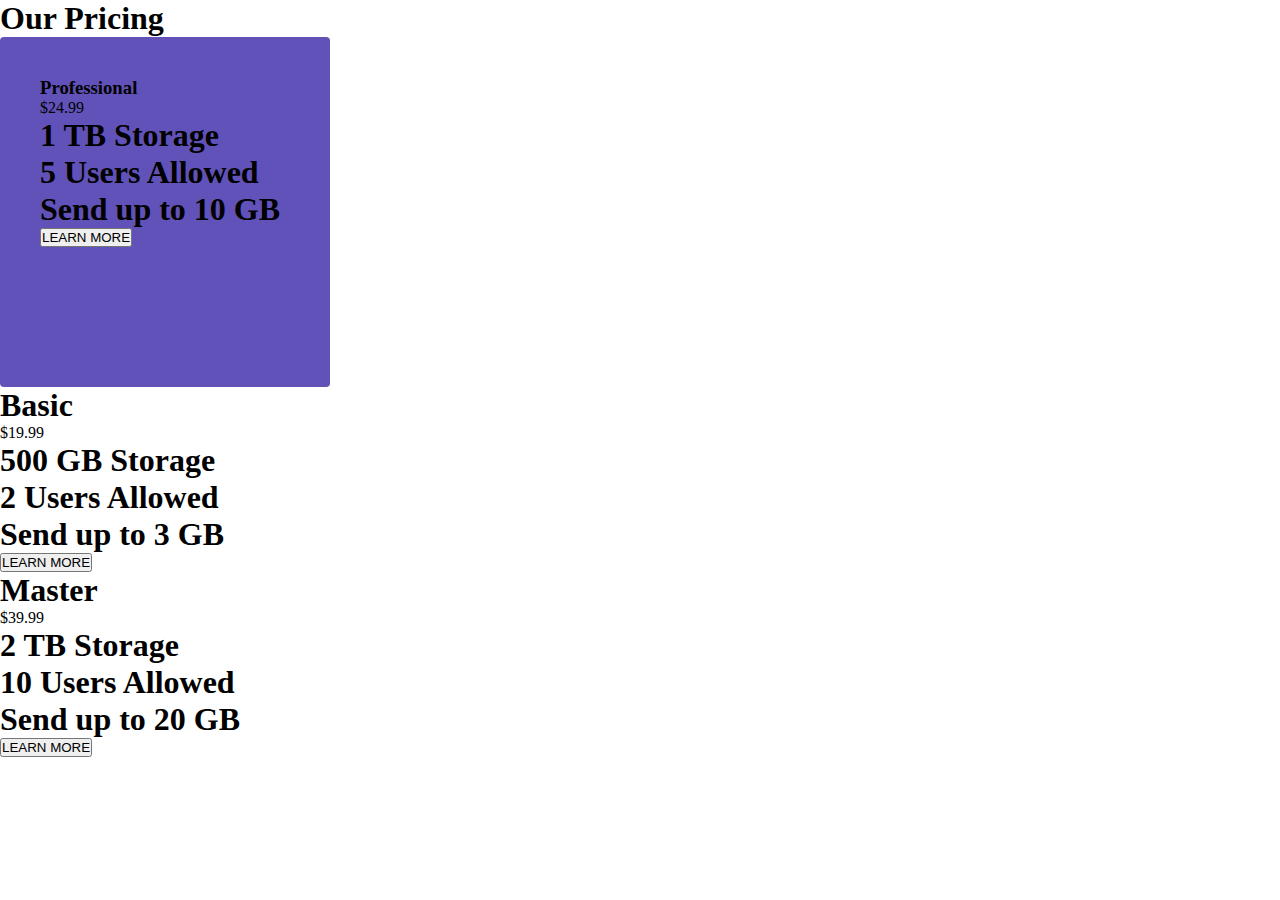
<file: facebook page/Ashmita_CSIT8106/Ashmita_CSIT8106 (2)/index.html>
<!DOCTYPE html>
<html lang="en">

<head>
    <meta charset="UTF-8">
    <meta http-equiv="X-UA-Compatible" content="IE=edge">
    <meta name="viewport" content="width=device-width, initial-scale=1.0">
    <link rel="stylesheet" href="style.css">
    <title>design.web</title>
</head>

<body>
    <div class="box">
        <h1>Our Pricing</h1>
        <div class="main">
            <h3>Professional</h3>
            <p>$24.99</p>
            <h1>1 TB Storage</h1>
            <h1>5 Users Allowed</h1>
            <h1>Send up to 10 GB</h1>
            <button>LEARN MORE</button>
        </div>
        <div class="left">
            <h1>Basic</h1>
            <p>$19.99</p>
            <h1>500 GB Storage</h1>
            <h1>2 Users Allowed</h1>
            <h1>Send up to 3 GB</h1>
            <button>LEARN MORE</button>

        </div>
        <div class="right">
            <h1>Master</h1>
            <p>$39.99</p>
            <h1>2 TB Storage</h1>
            <h1>10 Users Allowed</h1>
            <h1>Send up to 20 GB</h1>
            <button>LEARN MORE</button>
        </div>
    </div>

</body>

</html>
</file>
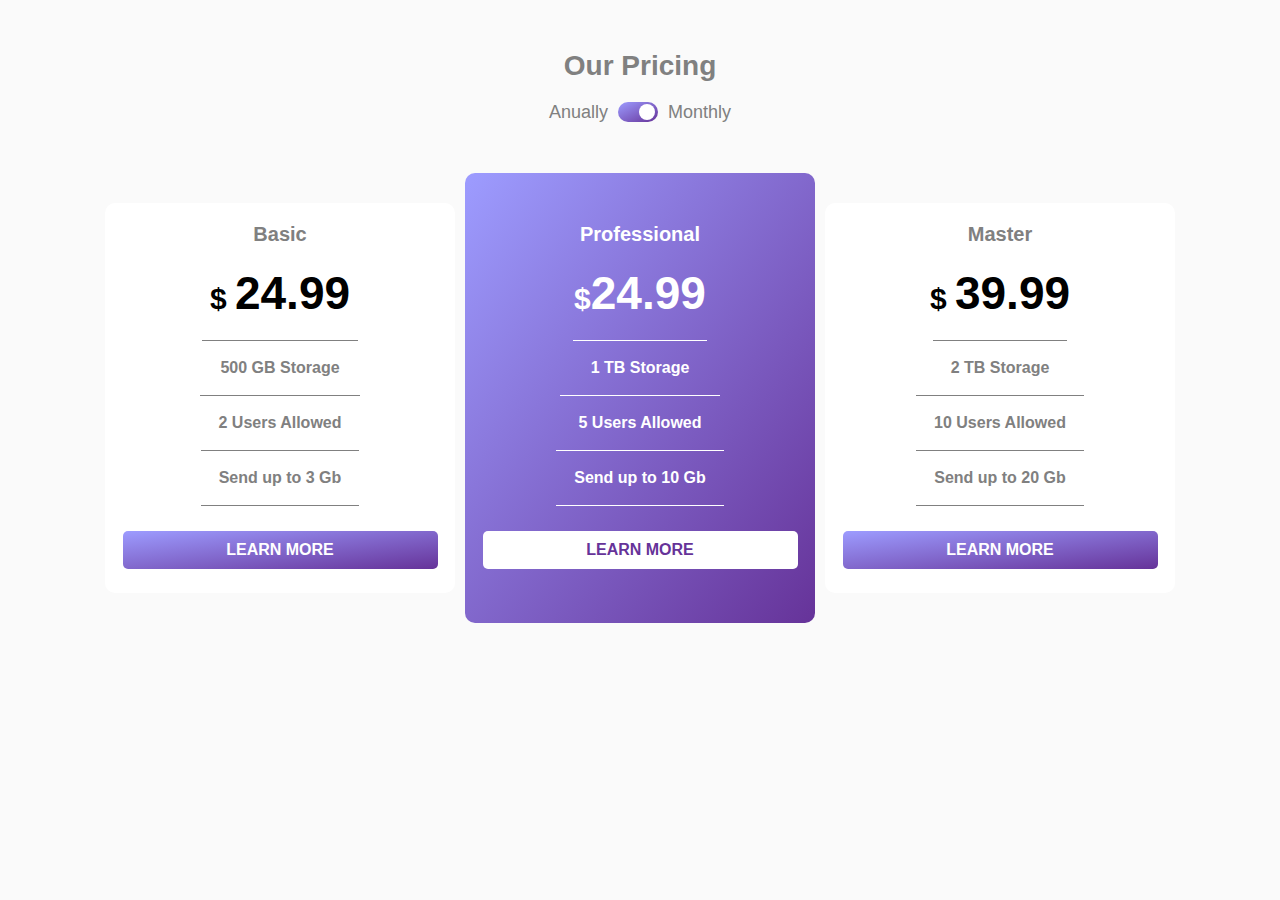
<file: facebook page/Ashmita_CSIT8106/New folder/index.html>
<!DOCTYPE html>
<html lang="en">

<head>
    <meta charset="UTF-8">
    <meta http-equiv="X-UA-Compatible" content="IE=edge">
    <meta name="viewport" content="width=device-width, initial-scale=1.0">
    <title>Pricing Website</title>
    <link rel="stylesheet" href="style.css">
    <link rel="shortcut icon" href="discount.ico" type="image/x-icon">
</head>

<body>
    <!-- MAIN CONTAINER -->
    <div class="container">

        <!-- HEAD AREA -->
        <div class="head-area">
            <h2>Our Pricing</h2>
            <ul class="top">
                <li>Anually</li>
                <li>
                    <div class="button">
                        <div class="circle"></div>
                    </div>
                </li>
                <li>Monthly</li>
            </ul>
        </div>

        <!-- BANNER SECTION -->
        <div class="banner-area">

            <!-- LEFT PART OF THE BANNER -->
            <div class="left-side">
                <h4>Basic</h4>
                <h1><span>$ </span>24.99</h1>

                <p>500 GB Storage</p>

                <p>2 Users Allowed</p>

                <p class="haha1"> Send up to 3 Gb</p>


                <button class="learn-more1">LEARN MORE</button>
            </div>

            <!-- MIDDLE PART OF THE BANNER -->
            <div class="middle">
                <h4>Professional</h4>
                <h1><span>$</span>24.99</h1>

                <p>1 TB Storage</p>

                <p>5 Users Allowed</p>

                <p class="haha2"> Send up to 10 Gb</p>


                <button class="learn-more2">LEARN MORE</button>
            </div>

            <!-- RIGHT PART OF THE BANNER  -->
            <div class="right-side">
                <h4>Master</h4>
                <h1><span>$ </span>39.99</h1>

                <p>2 TB Storage</p>

                <p>10 Users Allowed</p>

                <p class="haha3"> Send up to 20 Gb</p>


                <button class="learn-more3">LEARN MORE</button></div>
        </div>
    </div>
</body>

</html>
</file>
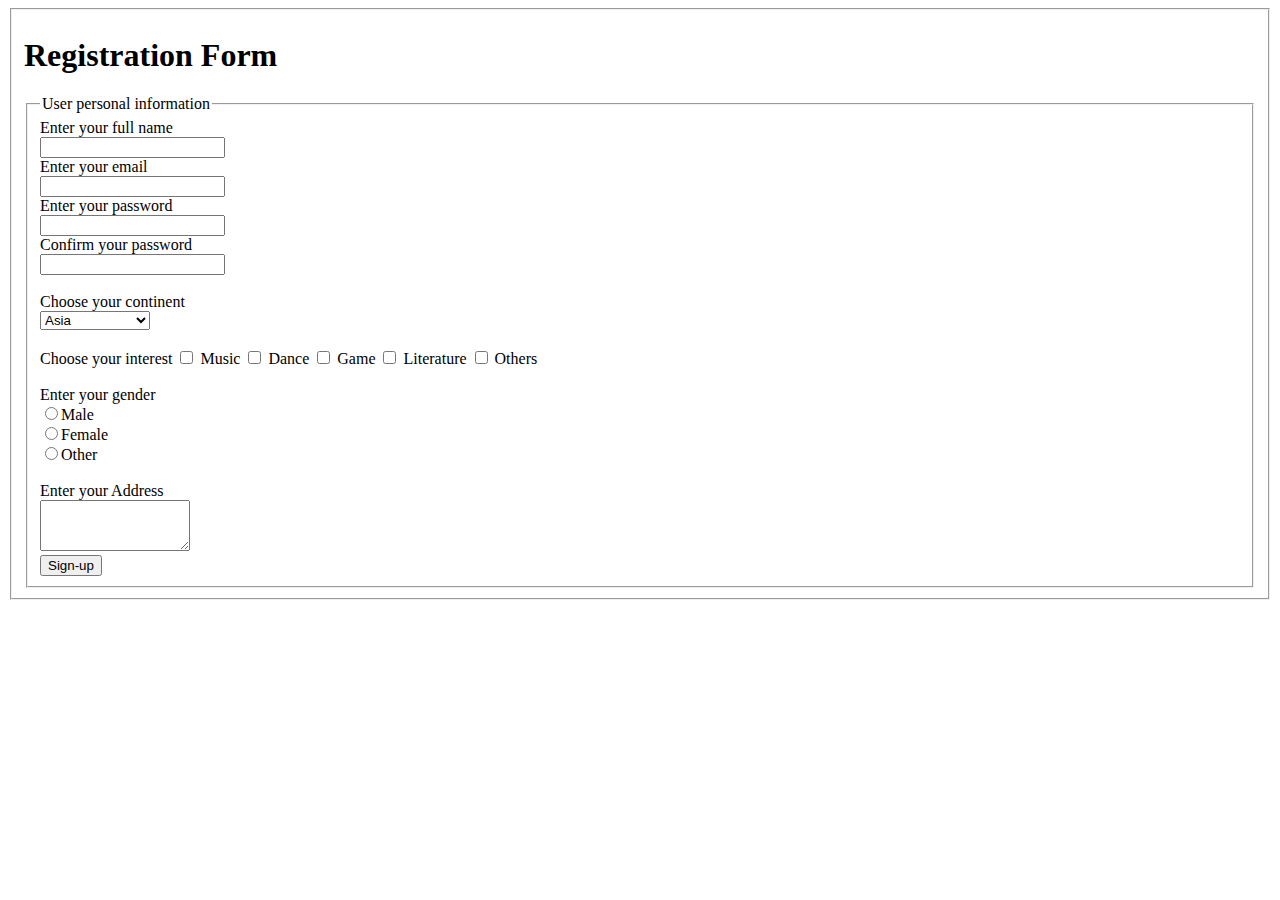
<file: registration form.html>
<!DOCTYPE html>
<html lang="en">
<head>
    <meta charset="UTF-8">
    <meta http-equiv="X-UA-Compatible" content="IE=edge">
    <meta name="viewport" content="width=device-width, initial-scale=1.0">
    <title>Document</title>
</head>
<body>
    <form>
        <fieldset>
            <h1>Registration Form</h1>
            <fieldset>
                <legend>User personal information</legend>
                <label for="name">Enter your full name</label><br>
                <input type="text" id="name" name="name"><br>
                <label for="email">Enter your email</label><br>
                <input type="email" id="email" name="email"><br>
                <label for="password">Enter your password</label><br>
                <input type="password" id="password" name="password"><br>
                <label for="password">Confirm your password</label><br>
                <input type="password" id="password" name="password">
                <div><br>
                    <label for="continent">Choose your continent</label><br>
                    <select name="continent" id="continent">
                        <option value="asia">Asia</option>
                        <option value="africa">Africa</option>
                        <option value="europe">Europe</option>
                        <option value="north america">North America</option>
                        <option value="south america">South America</option>
                        <option value="australia">Australia</option>
                        <option value="antarctica">Antarctica</option>
                    </select>
                </div>
                <div><br>
                    <label for="interest">Choose your interest</label>
                    <input type="checkbox" id="music" name="music" value="music">
                    <label for="music">Music</label>
                    <input type="checkbox" id="dance" name="dance" value="dance">
                    <label for="dance">Dance</label>
                    <input type="checkbox" id="game" name="game" value="game">
                    <label for="game">Game</label>
                    <input type="checkbox" id="reading" name="reading" value="reading">
                    <label for="reading">Literature</label>
                    <input type="checkbox" id="others" name="others" value="others">
                    <label for="others">Others</label><br>
                </div>
                <div><br>
                    <label for="gender">Enter your gender</label><br>
                    <input type="radio" id="gender" name="gender" value="male">Male <br>
                    <input type="radio" id="gender" name="gender" value="female">Female <br>
                    <input type="radio" id="gender" name="gender" value="other">Other <br>
                </div>
                <div><br>
                    <label for="textarea">Enter your Address</label><br>
                    <textarea id="textarea" cols="16" rows="3"></textarea><br>
                </div>
                <div>
                    <input type="submit" value="Sign-up">
                </div>
            </fieldset>
        </fieldset>
        
        
    </form>
    
</body>
</html>
</file>
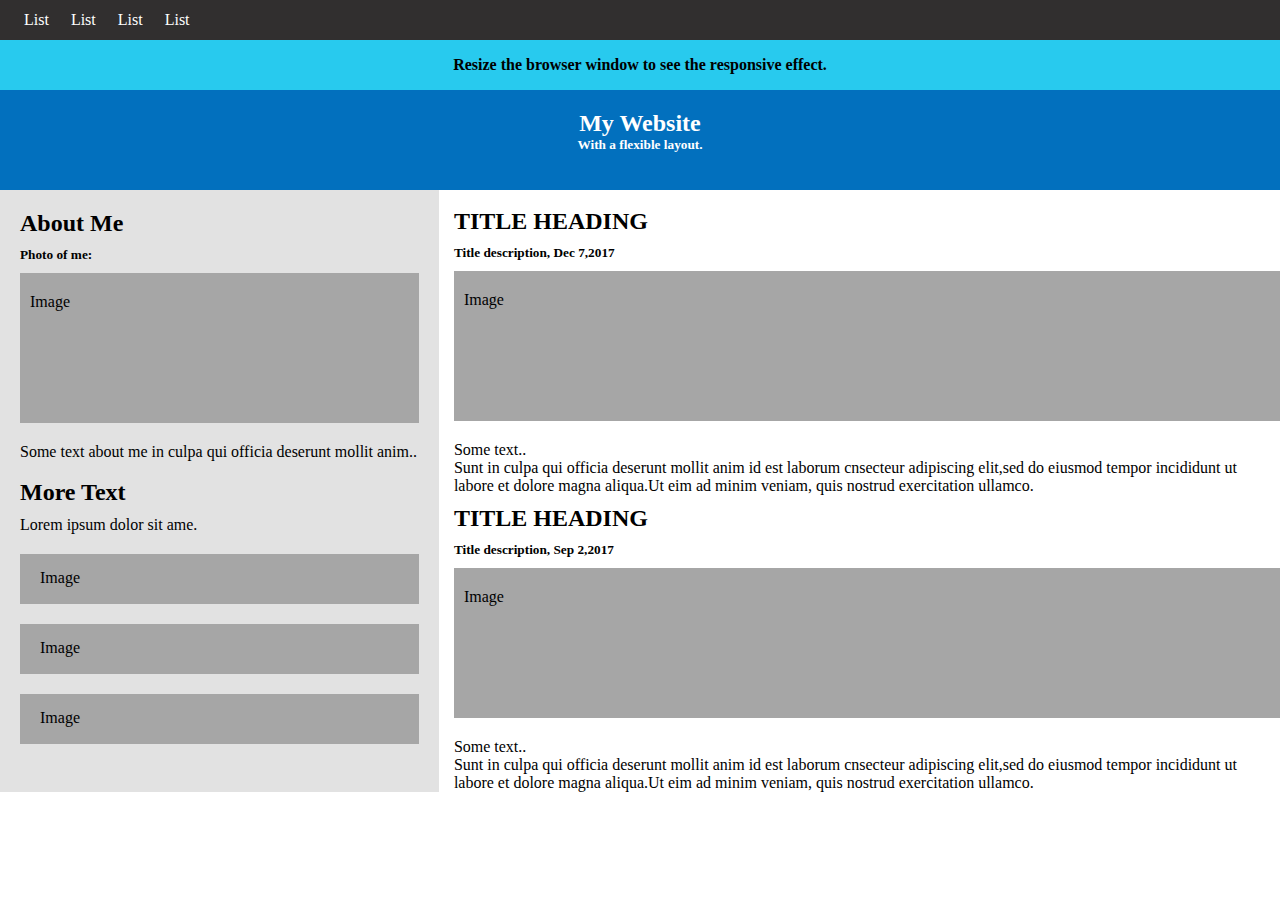
<file: html2/web.html>
<!DOCTYPE html>
<html lang="en">
<head>
    <meta charset="UTF-8">
    <meta http-equiv="X-UA-Compatible" content="IE=edge">
    <meta name="viewport" content="width=device-width, initial-scale=1.0">
    <link rel="stylesheet" href="style.css">
    <title>website</title>
</head>
<body>
     <header>
            <nav>
                <ul>
                    <li>List</li>
                    <li>List</li>
                    <li>List</li>
                    <li>List</li>
                    
                </ul>  
            </nav>
     </header>
     <div class="container">
         <h4>Resize the browser window to see the responsive effect.</h4>
     </div>
     <div class="container2">
        <h2>My Website</h2>
        <h5>With a flexible layout.</h5>
     </div>
        
     <div class="combine">
        <div class="about"><h2>About Me</h2>
            <h5>Photo of me:</h5>
            <div class="image">Image</div>
            Some text about me in culpa qui officia deserunt mollit anim..
            <br><br>
            <h2>More Text</h2>
            Lorem ipsum dolor sit ame. 
            <div class="image2">Image</div>
            <div class="image3">Image</div>
            <div class="image4">Image</div>
            </div>
        
            <div class="title"><br><h2>TITLE HEADING</h2>
            <h5>Title description, Dec 7,2017</h5>
            <div class="image">Image</div>
            Some text.. <br>Sunt in culpa qui officia deserunt mollit anim id est laborum cnsecteur adipiscing elit,sed do eiusmod tempor incididunt ut labore et dolore magna aliqua.Ut eim ad minim veniam, quis nostrud exercitation ullamco. 
        
            <div class="th"><h2>TITLE HEADING</h2></div>
            <h5>Title description, Sep 2,2017</h5>
            <div class="image">Image</div>
            Some text.. <br>Sunt in culpa qui officia deserunt mollit anim id est laborum cnsecteur adipiscing elit,sed do eiusmod tempor incididunt ut labore et dolore magna aliqua.Ut eim ad minim veniam, quis nostrud exercitation ullamco.
            </div>
     </div>
    

    
    
</body>
</html>
</file>
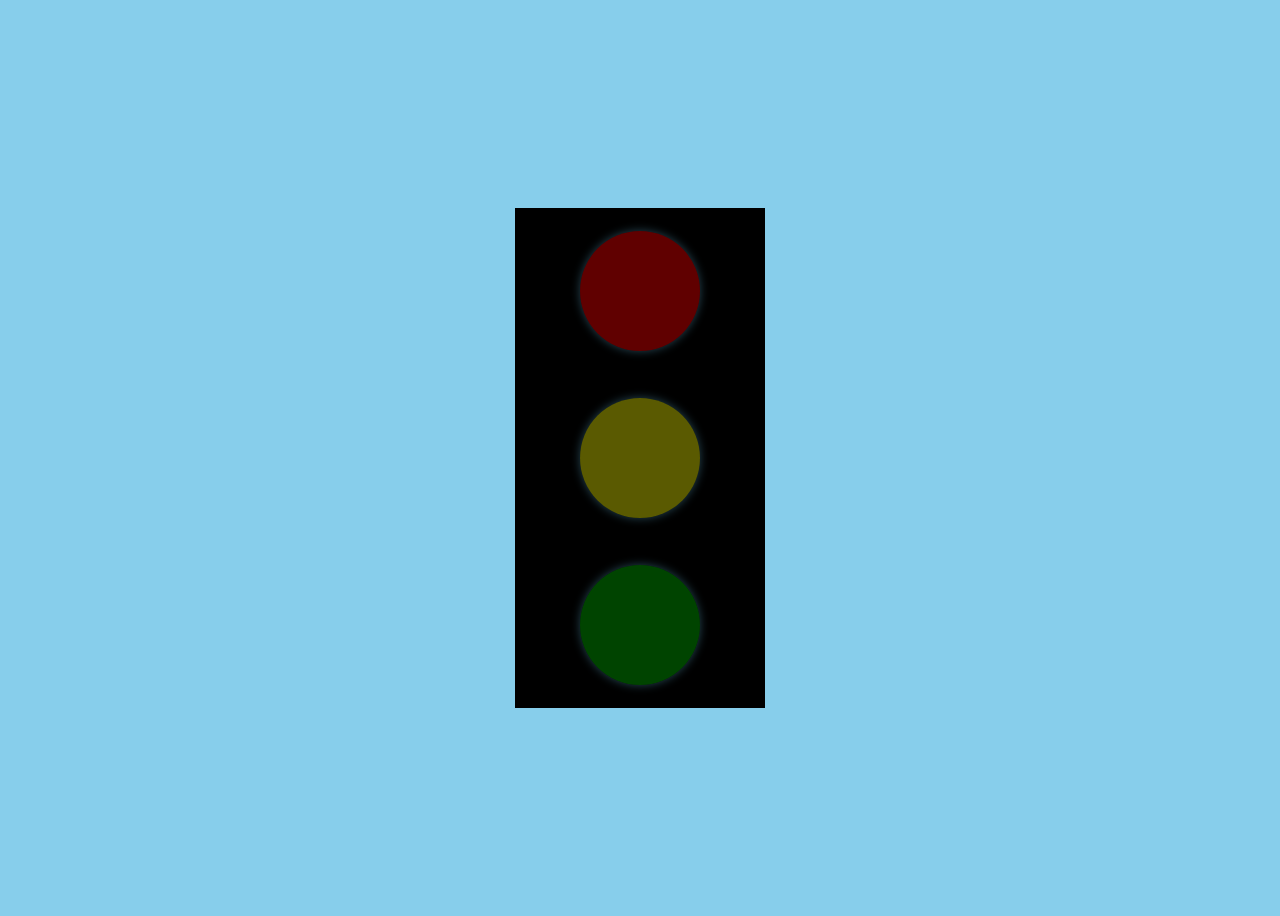
<file: facebook page/traffic light/traffic light.html>
<!DOCTYPE html>
<html lang="en">
<head>
    <meta charset="UTF-8">
    <meta http-equiv="X-UA-Compatible" content="IE=edge">
    <meta name="viewport" content="width=device-width, initial-scale=1.0">
    <title>traffic light</title>
    <link rel="stylesheet" href="style.css">
</head>
<body>
    <div class="trafficlight">
    <div class="circle"><div class="red"></div></div>
    <div class="circle"><div class="yellow"></div></div>
    <div class="circle"><div class="green"></div></div>
    </div>
</body>
</html>
</file>
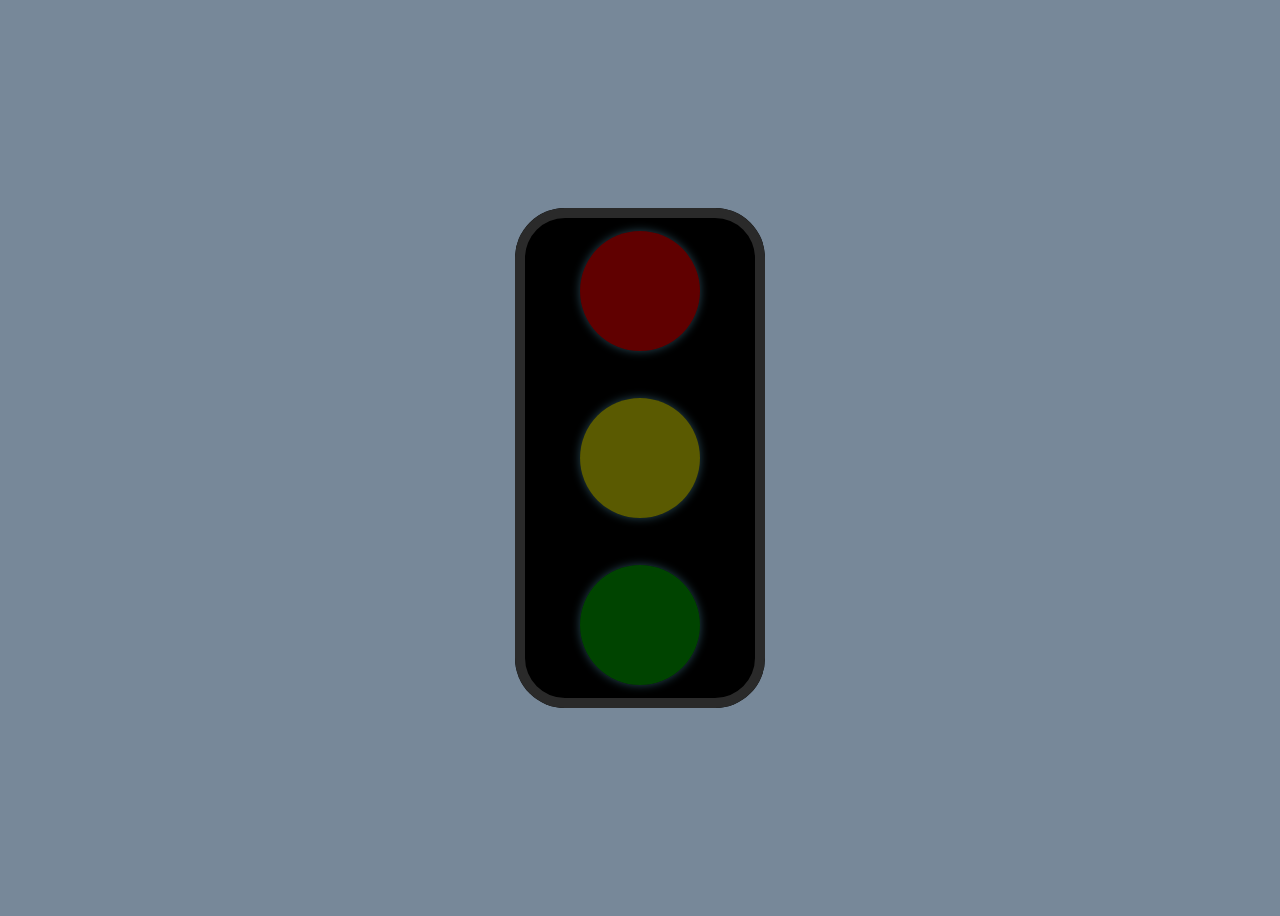
<file: facebook page/traffic-light-main/traffic light/trafficlight.html>
<!DOCTYPE html>
<html lang="en">
<head>
    <meta charset="UTF-8">
    <meta http-equiv="X-UA-Compatible" content="IE=edge">
    <meta name="viewport" content="width=device-width, initial-scale=1.0">
    <title>traffic light</title>
    <link rel="stylesheet" href="style.css">
</head>
<body>
    <div class="container">
    <div class="circle"><div class="red"></div></div>
    <div class="circle"><div class="yellow"></div></div>
    <div class="circle"><div class="green"></div></div>
    </div>
</body>
</html>
</file>
<file: facebook page/Ashmita_CSIT8106/Ashmita_CSIT8106 (2)/style.css>
*{
    padding: 0;
    margin: 0;
    box-sizing: border-box;
}
.box{
    
}
.main{
    background-color: #6152b9;
    width: 330px;
    height: 350px;
    padding: 40px;
    border-radius: 4px;
}
</file>
<file: facebook page/Ashmita_CSIT8106/New folder/style.css>
* {
    margin: 0px;
    padding: 0px;
    font-family: Arial, Helvetica, sans-serif;
    box-sizing: border-box;
}

.container {
    height: 100vh;
    background-color: hsl(0, 0%, 98%);
}


/* Designing the head area */

.head-area {
    display: flex;
    flex-direction: column;
    align-items: center;
}

.head-area h2 {
    margin-top: 50px;
    font-size: 28px;
    font-weight: 600;
    color: gray;
}


/* Top area */

.top {
    margin-top: 20px;
    display: flex;
    gap: 10px;
}

.top li {
    font-size: 18px;
    list-style: none;
    text-decoration: none;
    color: gray;
}


/* Button like area designing */

.button {
    height: 20px;
    width: 40px;
    border: 0px;
    border-radius: 15px;
    background: linear-gradient(to bottom right, rgb(157, 156, 255), rebeccapurple);
    display: flex;
    align-items: center;
    justify-content: flex-end;
    cursor: pointer;
}


/* small circle */

.circle {
    height: 16px;
    width: 16px;
    border-radius: 100%;
    background-color: white;
    margin-right: 3px;
}

.button:hover .circle {
    margin-right: 20.5px;
    transition: 0.5s;
}


/* BANNER AREA */

.banner-area {
    display: flex;
    justify-content: center;
    margin-top: 50px;
}


/* left part */

.left-side {
    margin-top: 30px;
    margin-right: 10px;
    border-radius: 10px;
    background-color: white;
    height: 390px;
    width: 350px;
    display: flex;
    flex-direction: column;
    text-align: center;
    align-items: center;
}

.left-side h4 {
    margin-top: 20px;
    font-size: 20px;
    color: gray;
}

.left-side h1 {
    margin-top: 20px;
    font-size: 46px;
    margin-bottom: 20px;
}

.left-side span {
    font-size: 30px;
}

.left-side p {
    font-size: 16px;
    font-weight: bold;
    padding: 18px;
    color: gray;
    border-top: 1px solid gray;
}

.haha1 {
    border-bottom: 1px solid gray;
}

.learn-more1 {
    margin-top: 25px;
    color: white;
    font-size: 16px;
    padding: 10px;
    font-weight: bold;
    width: 90%;
    background: linear-gradient(to bottom right, rgb(157, 156, 255), rebeccapurple);
    border: 0px;
    border-radius: 5px;
    cursor: pointer;
}

.learn-more1:hover {
    background: linear-gradient(to bottom right, rgb(125, 124, 207), rebeccapurple);
}


/* RIgth-part */

.right-side {
    margin-top: 30px;
    margin-left: 10px;
    border-radius: 10px;
    background-color: white;
    height: 390px;
    width: 350px;
    display: flex;
    flex-direction: column;
    text-align: center;
    align-items: center;
}

.right-side h4 {
    margin-top: 20px;
    font-size: 20px;
    color: gray;
}

.right-side h1 {
    margin-top: 20px;
    font-size: 46px;
    margin-bottom: 20px;
}

.right-side span {
    font-size: 30px;
}

.right-side p {
    font-size: 16px;
    font-weight: bold;
    padding: 18px;
    color: gray;
    border-top: 1px solid gray;
}

.haha3 {
    border-bottom: 1px solid gray;
}

.learn-more3 {
    margin-top: 25px;
    color: white;
    font-size: 16px;
    padding: 10px;
    font-weight: bold;
    width: 90%;
    background: linear-gradient(to bottom right, rgb(157, 156, 255), rebeccapurple);
    border: 0px;
    border-radius: 5px;
    cursor: pointer;
}

.learn-more3:hover {
    background: linear-gradient(to bottom right, rgb(125, 124, 207), rebeccapurple);
}


/* Middle part */

.middle {
    margin-top: 0px;
    border-radius: 10px;
    background: linear-gradient(to bottom right, rgb(157, 156, 255), rebeccapurple);
    height: 450px;
    width: 350px;
    display: flex;
    flex-direction: column;
    text-align: center;
    align-items: center;
}

.middle h4 {
    margin-top: 50px;
    font-size: 20px;
    color: white;
}

.middle h1 {
    margin-top: 20px;
    font-size: 46px;
    margin-bottom: 20px;
    color: white;
}

.middle span {
    font-size: 30px;
}

.middle p {
    font-size: 16px;
    font-weight: bold;
    padding: 18px;
    color: white;
    border-top: 1px solid white;
}

.haha2 {
    border-bottom: 1px solid white;
}

.learn-more2 {
    margin-top: 25px;
    color: rebeccapurple;
    background-color: white;
    font-size: 16px;
    padding: 10px;
    font-weight: bold;
    width: 90%;
    border: 0px;
    border-radius: 5px;
    cursor: pointer;
}

.learn-more2:hover {
    background-color: rgb(236, 232, 252);
}


/* MAKING THE WEBSITE RESPONSIVE */


/* FOR THE DESKTOP AND DEVICES HAVING BIG SCREENS NORMAL CODE WILL EXECUTE */


/* FOR THE TABLETS AND MEDIUM SCREENS */

@media screen and (max-width: 992px) {
    .container {
        height: 100%;
        display: flex;
        flex-direction: column;
    }
    .banner-area {
        display: flex;
        flex-direction: row;
        flex-wrap: wrap;
    }
    .middle {
        margin-top: 30px;
        height: 390px;
    }
    .middle h4 {
        margin-top: 20px;
    }
}


/* FOR THE MOBILE PHONES  */

@media screen and (max-width:576px) {
    .container {
        display: flex;
        flex-direction: column;
        align-items: center;
    }
    .banner-area {
        display: flex;
        flex-direction: column;
    }
    .middle {
        margin-top: 30px;
        height: 390px;
    }
    .middle h4 {
        margin-top: 20px;
    }
}
</file>
<file: html2/style.css>
*{
    padding: 0;
    margin: 0;
    box-sizing: border-box;
}
header *{
    display: inline;
    padding-left: 8px;
    padding-right: 10px;
}
header{
    background-color: rgba(41, 38, 38, 0.96);
    /* position: fixed; */
    left: 0;
    right: 0;
    top: 0;
    height: 40px;
    align-items: center;
    /* padding-bottom:1px; */
    display: flex;
   
    
}
header li{
    color: white;
    font-style: normal;
   
}
.container{
    justify-content: center;
    height: 50px;
    display: flex;
    align-items: center;
    background-color: rgba(0, 192, 235, 0.842);
    font-style: bold;
}
.container2{
    color: white;
    background-color: rgb(2, 112, 190);
    height: 100px;
    text-align: center;
    padding-top: 20px;
}
.about{
    background-color: rgb(226, 226, 226);
    width:700px;
    padding: 20px;
}
.about h2 ,h5{
    padding-bottom: 10px;
}
.title h2 ,h5{
    padding-bottom: 10px;
}
.th{
    padding-top: 10px;
}
.image{
    background-color: rgb(166, 166, 166);
    height: 150px;
    padding-top: 20px;
    padding-left: 10px;
    margin-bottom: 20px;
}
.image2{
    margin-top: 20px;
    background-color: rgb(166, 166, 166);
    height: 50px;
    padding-left: 20px;
    padding-top:15px;
    margin-bottom: 20px
}
.image3{
    margin-top: 20px;
    background-color: rgb(166, 166, 166);
    height: 50px;
    padding-left: 20px;
    padding-top:15px;
    margin-bottom: 20px
}
.image4{
    margin-top: 20px;
    background-color: rgb(166, 166, 166);
    height: 50px;
    padding-left: 20px;
    padding-top:15px;
    margin-bottom: 20px
}

.title{
    padding-left:15px;
}
.combine{
    display: flex;
}
</file>
<file: facebook page/traffic light/style.css>
body{
    background: skyblue;
    display: flex;
    align-items: center;
    justify-content: center;
    height: 100vh;
}
.trafficlight{
    background: black;
    height: 500px;
    width: 250px;
    display: flex;
    flex-flow: column;
    justify-content: space-around;
    align-items: center;
    
}
.red,.yellow,.green{
    width: 120px;
    height: 120px;
    border-radius: 50%;
    box-shadow: 0px 0px 10px #264653;
}
.red{
    background:rgba(255, 0, 0, 0.377) ;
}
.yellow{
    background-color: rgba(212, 212, 2, 0.425);
}
.green{
    background-color: rgba(0, 128, 0, 0.534);
}
.red:hover{
    background:red;
}
.yellow:hover{
    background: yellow;
}
.green:hover{
    background: rgb(24, 228, 24);
}
</file>
<file: facebook page/traffic-light-main/traffic light/style.css>
body{
    background: lightslategray;
    display: flex;
    align-items: center;
    justify-content: center;
    height: 100vh;
}
.container{
    background: black;
    height: 500px;
    width: 250px;
    display: flex;
    flex-flow: column;
    justify-content: space-around;
    align-items: center;
    border-radius: 50px;
    box-shadow: inset 0 0 0px 10px #2a2a2a;
}
.red,.yellow,.green{
    width: 120px;
    height: 120px;
    border-radius: 50%;
    box-shadow: 0px 0px 10px #264653;
    
 
}
.red{
    background:rgba(255, 0, 0, 0.377) ;
}
.yellow{
    background-color: rgba(212, 212, 2, 0.425);
}
.green{
    background-color: rgba(0, 128, 0, 0.534);
}
.red:hover{
    background:red;
}
.yellow:hover{
    background: yellow;
}
.green:hover{
    background: rgb(24, 228, 24);
}
</file>
